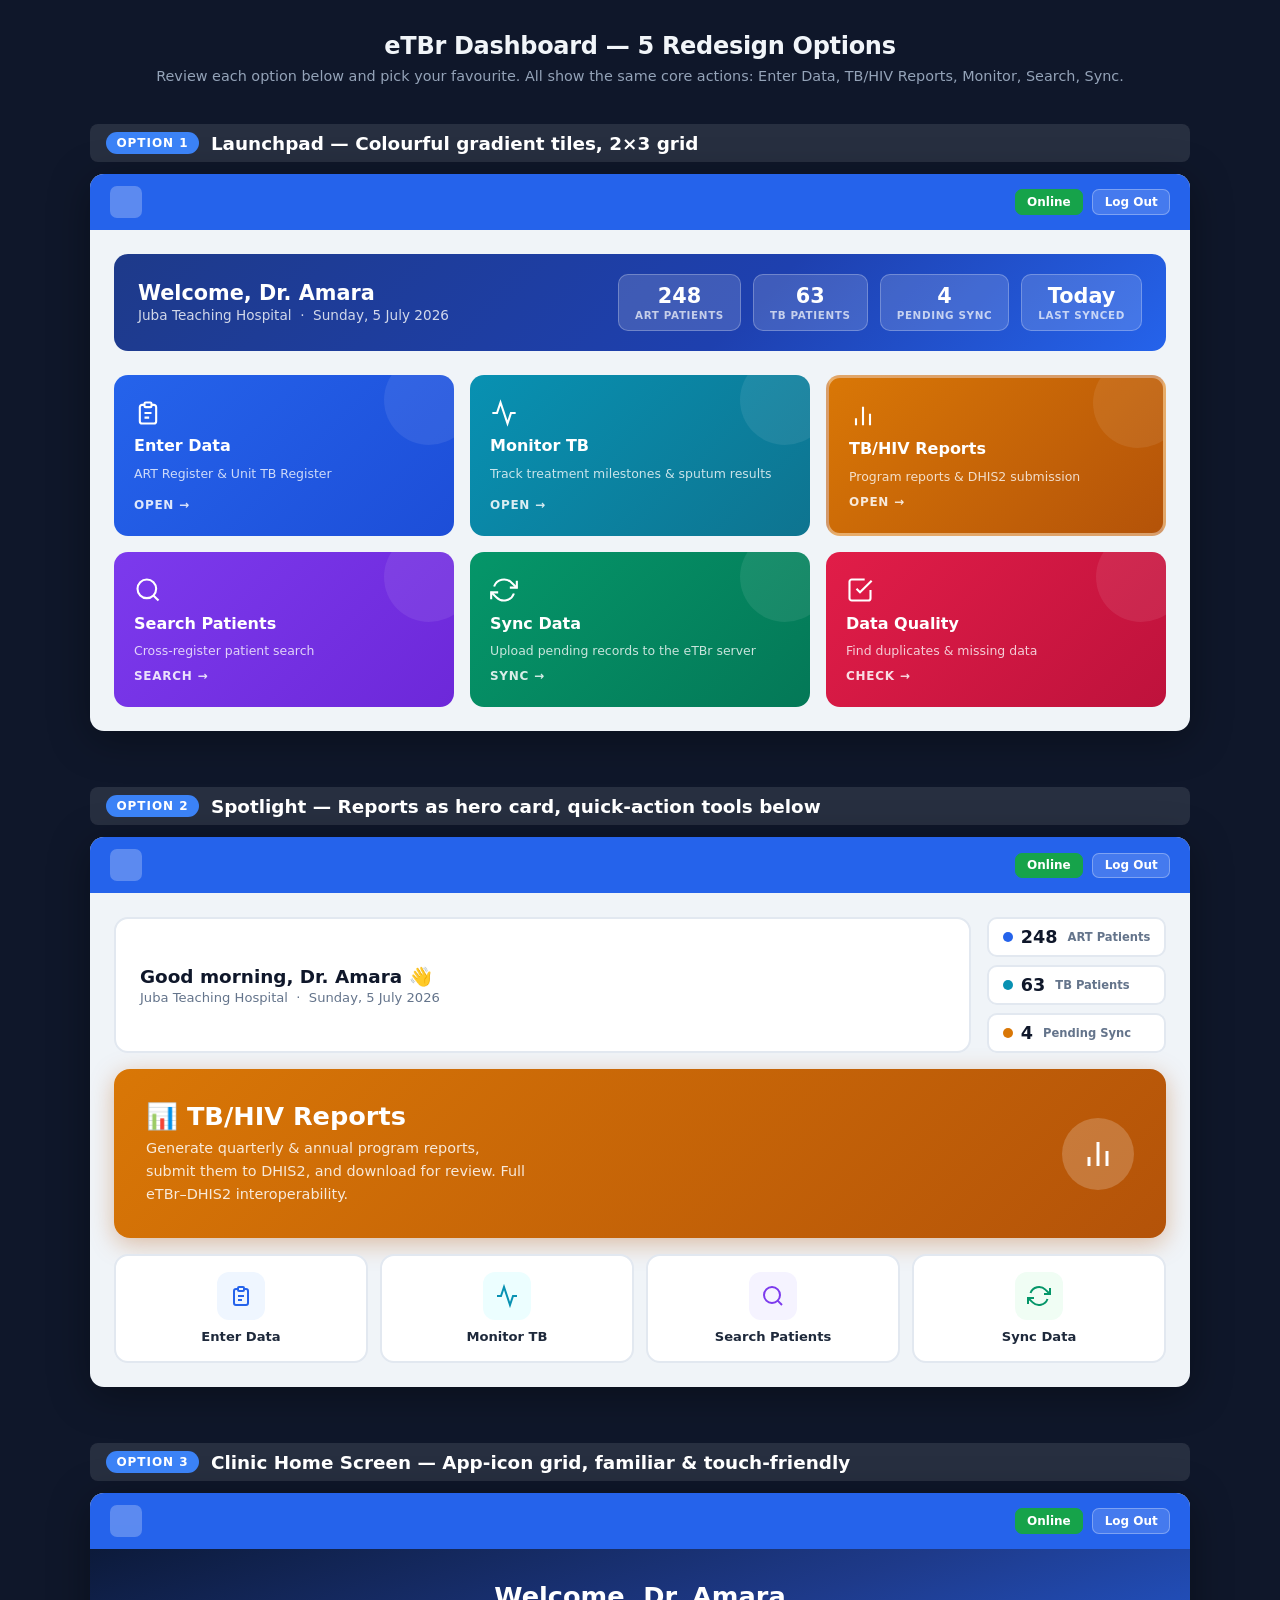
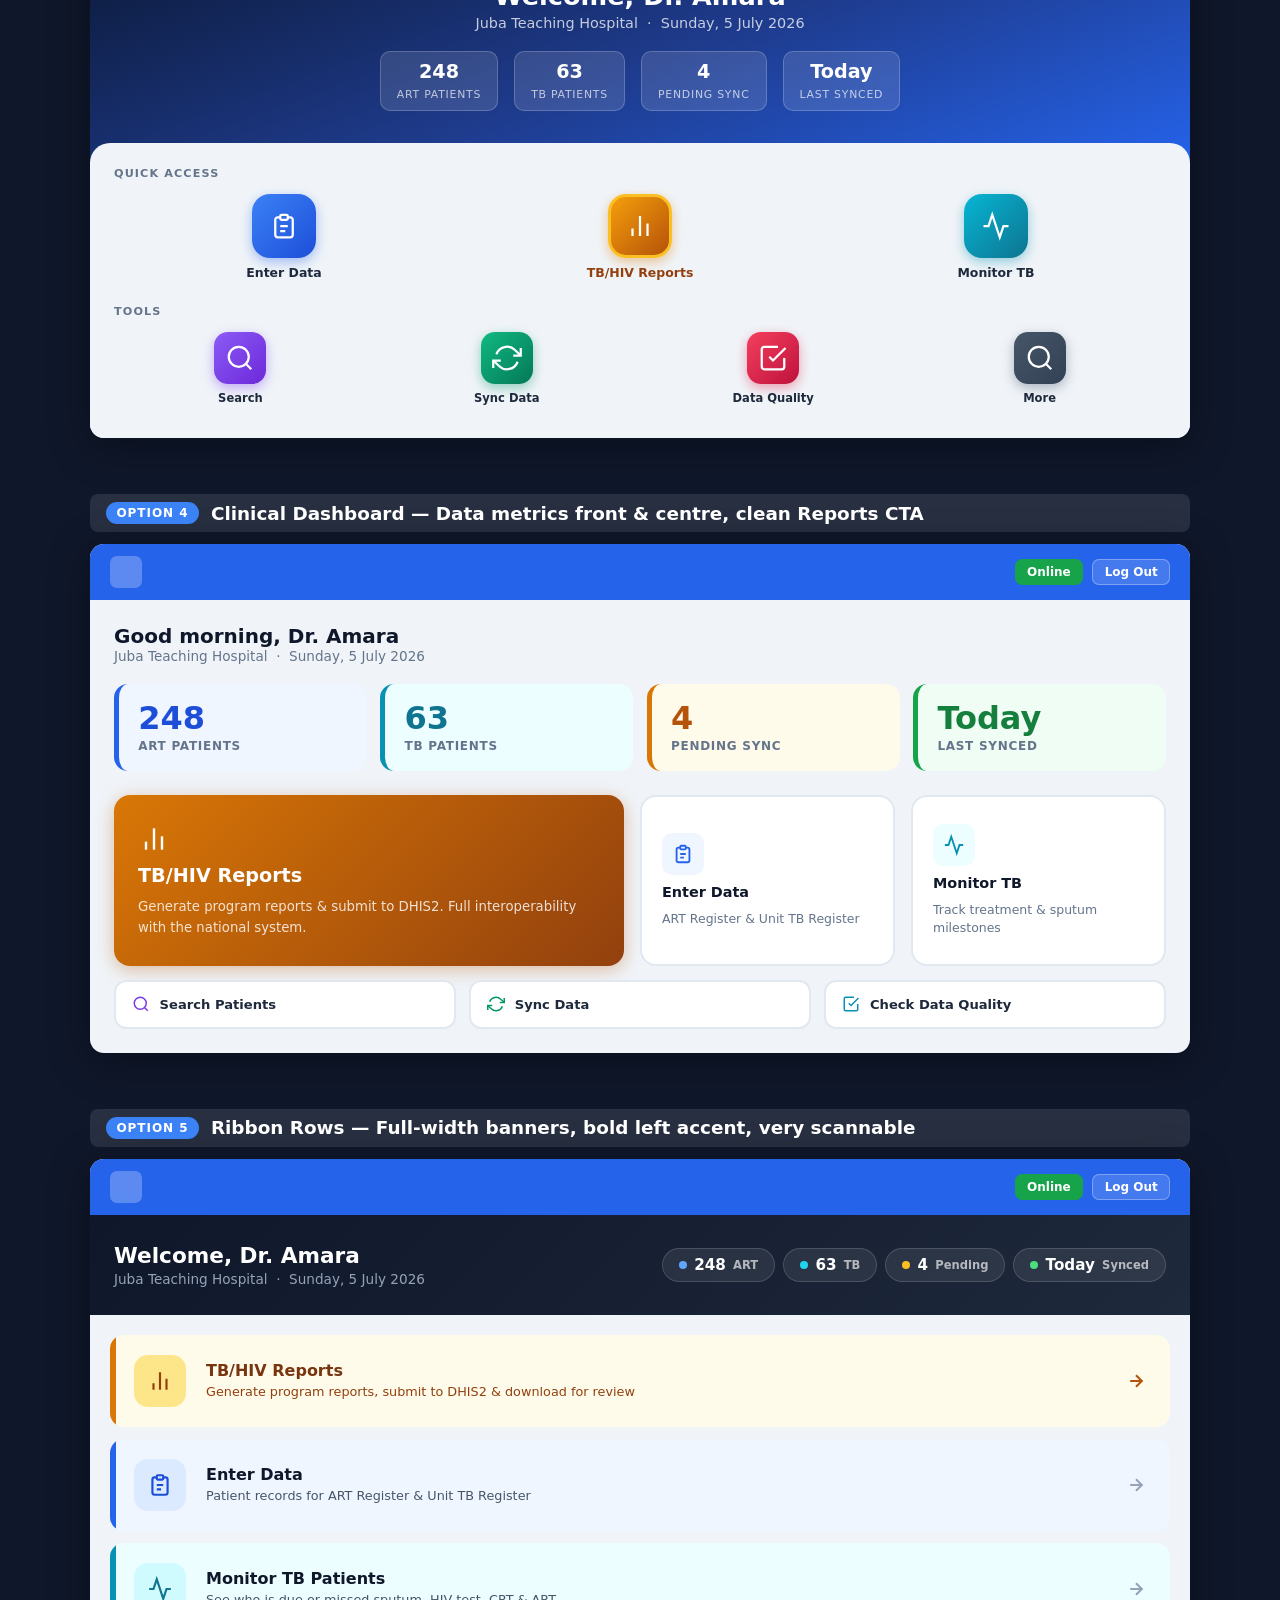
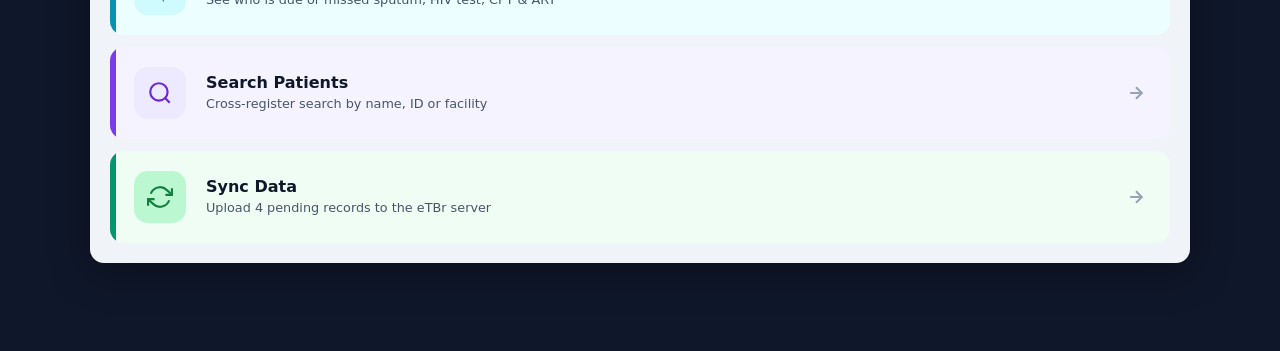
<file: dashboard-preview.html>
<!DOCTYPE html>
<html lang="en">
<head>
  <meta charset="UTF-8" />
  <meta name="viewport" content="width=device-width, initial-scale=1.0" />
  <title>eTBr Dashboard — 5 Design Options</title>
  <style>
    * { box-sizing: border-box; margin: 0; padding: 0; }
    body {
      font-family: "Segoe UI", system-ui, sans-serif;
      background: #0f172a;
      color: #1e293b;
      padding: 2rem 1rem;
    }
    .page-title {
      text-align: center;
      color: #f1f5f9;
      font-size: 1.5rem;
      font-weight: 800;
      margin-bottom: .5rem;
      letter-spacing: -.3px;
    }
    .page-sub {
      text-align: center;
      color: #94a3b8;
      font-size: .9rem;
      margin-bottom: 2.5rem;
    }
    .option-wrap {
      max-width: 1100px;
      margin: 0 auto 3.5rem;
    }
    .option-label {
      color: #fff;
      font-size: 1.15rem;
      font-weight: 700;
      margin-bottom: .75rem;
      padding: .5rem 1rem;
      background: rgba(255,255,255,.1);
      border-radius: 8px;
      display: flex;
      align-items: center;
      gap: .75rem;
    }
    .option-label span {
      display: inline-block;
      background: #3b82f6;
      color: #fff;
      font-size: .75rem;
      font-weight: 800;
      padding: .25rem .65rem;
      border-radius: 999px;
      text-transform: uppercase;
      letter-spacing: .08em;
    }
    .preview-frame {
      background: #f0f4f8;
      border-radius: 14px;
      overflow: hidden;
      box-shadow: 0 8px 40px rgba(0,0,0,.35);
    }
    /* ── Shared mock header ── */
    .mock-header {
      background: #2563eb;
      padding: .75rem 1.25rem;
      display: flex;
      justify-content: space-between;
      align-items: center;
    }
    .mock-header-logo {
      display: flex;
      align-items: center;
      gap: .5rem;
    }
    .mock-logo-box {
      width: 32px; height: 32px;
      background: rgba(255,255,255,.25);
      border-radius: 7px;
    }
    .mock-header-right {
      display: flex;
      align-items: center;
      gap: .6rem;
    }
    .mock-badge {
      background: rgba(255,255,255,.15);
      color: #fff;
      border: 1px solid rgba(255,255,255,.3);
      border-radius: 7px;
      padding: .3rem .7rem;
      font-size: .75rem;
      font-weight: 600;
    }
    .mock-badge.green { background: #16a34a; border-color: #16a34a; }
    .mock-badge.gray  { background: rgba(255,255,255,.15); }


    /* ════════════════════════════════════════
       OPTION 1 — "Launchpad"
       Gradient tiles, 2×3 grid, no descriptions
    ════════════════════════════════════════ */
    .opt1 { padding: 1.5rem; }
    .opt1-welcome {
      background: linear-gradient(135deg, #1e3a8a 0%, #1e40af 60%, #2563eb 100%);
      border-radius: 14px;
      padding: 1.25rem 1.5rem;
      color: #fff;
      display: flex;
      justify-content: space-between;
      align-items: center;
      flex-wrap: wrap;
      gap: 1rem;
      margin-bottom: 1.5rem;
    }
    .opt1-welcome h2 { font-size: 1.3rem; font-weight: 800; }
    .opt1-welcome p  { font-size: .85rem; color: rgba(255,255,255,.8); margin-top: 2px; }
    .opt1-stats {
      display: flex;
      gap: .75rem;
      flex-wrap: wrap;
    }
    .opt1-stat {
      background: rgba(255,255,255,.15);
      border: 1px solid rgba(255,255,255,.25);
      border-radius: 10px;
      padding: .55rem 1rem;
      text-align: center;
      min-width: 78px;
    }
    .opt1-stat-val { font-size: 1.3rem; font-weight: 800; color: #fff; display: block; }
    .opt1-stat-lbl { font-size: .65rem; font-weight: 600; color: rgba(255,255,255,.7); text-transform: uppercase; letter-spacing: .06em; display: block; margin-top: 1px; }
    .opt1-grid {
      display: grid;
      grid-template-columns: repeat(3, 1fr);
      gap: 1rem;
    }
    .opt1-tile {
      border-radius: 14px;
      padding: 1.5rem 1.25rem;
      color: #fff;
      display: flex;
      flex-direction: column;
      gap: .6rem;
      cursor: pointer;
      transition: transform .15s, box-shadow .15s;
      position: relative;
      overflow: hidden;
      min-height: 130px;
    }
    .opt1-tile::after {
      content: '';
      position: absolute;
      right: -20px; top: -20px;
      width: 90px; height: 90px;
      background: rgba(255,255,255,.08);
      border-radius: 50%;
    }
    .opt1-tile:hover { transform: translateY(-3px); box-shadow: 0 10px 30px rgba(0,0,0,.25); }
    .opt1-tile svg { width: 28px; height: 28px; flex-shrink: 0; }
    .opt1-tile-name { font-size: 1rem; font-weight: 700; line-height: 1.2; }
    .opt1-tile-sub  { font-size: .78rem; color: rgba(255,255,255,.78); line-height: 1.4; }
    .tile-blue   { background: linear-gradient(135deg, #2563eb, #1d4ed8); }
    .tile-teal   { background: linear-gradient(135deg, #0891b2, #0e7490); }
    .tile-amber  { background: linear-gradient(135deg, #d97706, #b45309); }
    .tile-violet { background: linear-gradient(135deg, #7c3aed, #6d28d9); }
    .tile-green  { background: linear-gradient(135deg, #059669, #047857); }
    .tile-rose   { background: linear-gradient(135deg, #e11d48, #be123c); }
    .opt1-arrow {
      margin-top: auto;
      display: inline-flex;
      align-items: center;
      gap: .3rem;
      font-size: .75rem;
      font-weight: 700;
      color: rgba(255,255,255,.85);
      text-transform: uppercase;
      letter-spacing: .06em;
    }


    /* ════════════════════════════════════════
       OPTION 2 — "Spotlight"
       One giant Reports hero, compact row of tools below
    ════════════════════════════════════════ */
    .opt2 { padding: 1.5rem; }
    .opt2-top {
      display: flex;
      gap: 1rem;
      margin-bottom: 1rem;
    }
    .opt2-user-card {
      flex: 1;
      background: #fff;
      border-radius: 14px;
      padding: 1.25rem 1.5rem;
      border: 2px solid #e2e8f0;
      display: flex;
      flex-direction: column;
      justify-content: center;
    }
    .opt2-user-card h2 { font-size: 1.15rem; font-weight: 800; color: #0f172a; }
    .opt2-user-card p  { font-size: .82rem; color: #64748b; margin-top: 2px; }
    .opt2-stats-col {
      display: flex;
      flex-direction: column;
      gap: .5rem;
    }
    .opt2-stat-chip {
      display: flex;
      align-items: center;
      gap: .5rem;
      background: #fff;
      border: 2px solid #e2e8f0;
      border-radius: 10px;
      padding: .5rem .85rem;
      white-space: nowrap;
    }
    .opt2-stat-chip .dot {
      width: 10px; height: 10px;
      border-radius: 50%;
      flex-shrink: 0;
    }
    .dot-blue   { background: #2563eb; }
    .dot-teal   { background: #0891b2; }
    .dot-amber  { background: #d97706; }
    .dot-green  { background: #16a34a; }
    .opt2-chip-val { font-size: 1.1rem; font-weight: 800; color: #0f172a; }
    .opt2-chip-lbl { font-size: .72rem; color: #64748b; font-weight: 600; margin-left: 2px; }

    /* Big spotlight reports card */
    .opt2-spotlight {
      background: linear-gradient(135deg, #d97706 0%, #b45309 100%);
      border-radius: 16px;
      padding: 2rem 2rem;
      color: #fff;
      display: flex;
      align-items: center;
      justify-content: space-between;
      gap: 1.5rem;
      margin-bottom: 1rem;
      cursor: pointer;
      transition: transform .15s, box-shadow .15s;
      box-shadow: 0 6px 24px rgba(180,83,9,.35);
    }
    .opt2-spotlight:hover { transform: translateY(-2px); box-shadow: 0 12px 32px rgba(180,83,9,.45); }
    .opt2-spotlight-left h3 { font-size: 1.6rem; font-weight: 800; margin-bottom: .35rem; }
    .opt2-spotlight-left p  { font-size: .9rem; color: rgba(255,255,255,.85); max-width: 380px; line-height: 1.6; }
    .opt2-spotlight-right {
      width: 72px; height: 72px;
      background: rgba(255,255,255,.2);
      border-radius: 50%;
      display: flex;
      align-items: center;
      justify-content: center;
      flex-shrink: 0;
    }
    .opt2-spotlight-right svg { width: 36px; height: 36px; }
    .opt2-tools {
      display: grid;
      grid-template-columns: repeat(4, 1fr);
      gap: .75rem;
    }
    .opt2-tool {
      background: #fff;
      border: 2px solid #e2e8f0;
      border-radius: 14px;
      padding: 1rem;
      display: flex;
      flex-direction: column;
      align-items: center;
      gap: .5rem;
      cursor: pointer;
      transition: border-color .15s, box-shadow .15s, transform .15s;
      text-align: center;
    }
    .opt2-tool:hover { border-color: #2563eb; box-shadow: 0 4px 16px rgba(37,99,235,.18); transform: translateY(-2px); }
    .opt2-tool-ico {
      width: 48px; height: 48px;
      border-radius: 12px;
      display: flex; align-items: center; justify-content: center;
    }
    .opt2-tool-ico svg { width: 24px; height: 24px; }
    .opt2-tool-name { font-size: .82rem; font-weight: 700; color: #1e293b; line-height: 1.3; }
    .ico-blue   { background: #eff6ff; }
    .ico-blue   svg { stroke: #2563eb; }
    .ico-teal   { background: #ecfeff; }
    .ico-teal   svg { stroke: #0891b2; }
    .ico-violet { background: #f5f3ff; }
    .ico-violet svg { stroke: #7c3aed; }
    .ico-green  { background: #f0fdf4; }
    .ico-green  svg { stroke: #059669; }
    .ico-rose   { background: #fff1f2; }
    .ico-rose   svg { stroke: #e11d48; }


    /* ════════════════════════════════════════
       OPTION 3 — "Clinic Home Screen"
       iOS-style round icon grid + greeting
    ════════════════════════════════════════ */
    .opt3 { padding: 0; }
    .opt3-hero {
      background: linear-gradient(160deg, #0c1a3a 0%, #1e3a8a 50%, #2563eb 100%);
      padding: 2rem 1.5rem 3.5rem;
      color: #fff;
      text-align: center;
      position: relative;
    }
    .opt3-hero h2 { font-size: 1.6rem; font-weight: 800; margin-bottom: .25rem; }
    .opt3-hero p  { font-size: .9rem; color: rgba(255,255,255,.75); margin-bottom: 1.25rem; }
    .opt3-mini-stats {
      display: flex;
      justify-content: center;
      gap: 1rem;
      flex-wrap: wrap;
    }
    .opt3-mini-stat {
      background: rgba(255,255,255,.12);
      border: 1px solid rgba(255,255,255,.2);
      border-radius: 10px;
      padding: .5rem 1rem;
      text-align: center;
    }
    .opt3-mini-stat strong { font-size: 1.2rem; font-weight: 800; display: block; }
    .opt3-mini-stat span   { font-size: .68rem; color: rgba(255,255,255,.7); text-transform: uppercase; letter-spacing: .07em; }
    .opt3-body {
      background: #f0f4f8;
      padding: 1.5rem 1.5rem 2rem;
      margin-top: -1.5rem;
      border-radius: 20px 20px 0 0;
      position: relative;
    }
    .opt3-section-label {
      font-size: .7rem;
      font-weight: 800;
      color: #64748b;
      text-transform: uppercase;
      letter-spacing: .1em;
      margin-bottom: .85rem;
    }
    .opt3-primary-grid {
      display: grid;
      grid-template-columns: repeat(3, 1fr);
      gap: 1rem;
      margin-bottom: 1.5rem;
    }
    .opt3-app-icon {
      display: flex;
      flex-direction: column;
      align-items: center;
      gap: .45rem;
      cursor: pointer;
    }
    .opt3-icon-circle {
      width: 64px; height: 64px;
      border-radius: 18px;
      display: flex; align-items: center; justify-content: center;
      transition: transform .15s, box-shadow .15s;
    }
    .opt3-app-icon:hover .opt3-icon-circle {
      transform: scale(1.08);
      box-shadow: 0 6px 20px rgba(0,0,0,.2);
    }
    .opt3-icon-circle svg { width: 30px; height: 30px; stroke: #fff; }
    .ic-blue    { background: linear-gradient(135deg, #3b82f6, #1d4ed8); box-shadow: 0 4px 12px rgba(37,99,235,.4); }
    .ic-teal    { background: linear-gradient(135deg, #06b6d4, #0e7490); box-shadow: 0 4px 12px rgba(8,145,178,.4); }
    .ic-amber   { background: linear-gradient(135deg, #f59e0b, #b45309); box-shadow: 0 4px 12px rgba(217,119,6,.4); }
    .ic-violet  { background: linear-gradient(135deg, #8b5cf6, #6d28d9); box-shadow: 0 4px 12px rgba(124,58,237,.4); }
    .ic-green   { background: linear-gradient(135deg, #10b981, #047857); box-shadow: 0 4px 12px rgba(5,150,105,.4); }
    .ic-rose    { background: linear-gradient(135deg, #f43f5e, #be123c); box-shadow: 0 4px 12px rgba(225,29,72,.4); }
    .ic-slate   { background: linear-gradient(135deg, #475569, #334155); box-shadow: 0 4px 12px rgba(71,85,105,.4); }
    .opt3-app-icon-name {
      font-size: .78rem;
      font-weight: 600;
      color: #1e293b;
      text-align: center;
      line-height: 1.3;
    }
    .opt3-secondary-grid {
      display: grid;
      grid-template-columns: repeat(4, 1fr);
      gap: .85rem;
    }


    /* ════════════════════════════════════════
       OPTION 4 — "Clinical Dashboard"
       Data-metric focus, horizontal nav strip, simple CTA
    ════════════════════════════════════════ */
    .opt4 { padding: 1.5rem; }
    .opt4-greeting {
      margin-bottom: 1.25rem;
    }
    .opt4-greeting h2 { font-size: 1.25rem; font-weight: 800; color: #0f172a; }
    .opt4-greeting p  { font-size: .85rem; color: #64748b; }
    .opt4-metrics {
      display: grid;
      grid-template-columns: repeat(4, 1fr);
      gap: .85rem;
      margin-bottom: 1.5rem;
    }
    .opt4-metric {
      border-radius: 14px;
      padding: 1.1rem 1.2rem;
      display: flex;
      flex-direction: column;
      gap: .2rem;
      border-left: 5px solid transparent;
    }
    .opt4-metric.blue   { background: #eff6ff; border-left-color: #2563eb; }
    .opt4-metric.teal   { background: #ecfeff; border-left-color: #0891b2; }
    .opt4-metric.amber  { background: #fffbeb; border-left-color: #d97706; }
    .opt4-metric.green  { background: #f0fdf4; border-left-color: #16a34a; }
    .opt4-metric-val  { font-size: 2rem; font-weight: 900; line-height: 1; }
    .opt4-metric.blue  .opt4-metric-val { color: #1d4ed8; }
    .opt4-metric.teal  .opt4-metric-val { color: #0e7490; }
    .opt4-metric.amber .opt4-metric-val { color: #b45309; }
    .opt4-metric.green .opt4-metric-val { color: #15803d; }
    .opt4-metric-lbl  { font-size: .75rem; font-weight: 700; color: #64748b; text-transform: uppercase; letter-spacing: .06em; margin-top: .15rem; }
    .opt4-actions {
      display: grid;
      grid-template-columns: 2fr 1fr 1fr;
      gap: 1rem;
    }
    .opt4-primary {
      background: linear-gradient(135deg, #d97706 0%, #92400e 100%);
      border-radius: 16px;
      padding: 1.75rem 1.5rem;
      color: #fff;
      cursor: pointer;
      transition: transform .15s;
      display: flex;
      flex-direction: column;
      gap: .6rem;
      box-shadow: 0 4px 18px rgba(180,83,9,.35);
    }
    .opt4-primary:hover { transform: translateY(-2px); }
    .opt4-primary svg { width: 32px; height: 32px; }
    .opt4-primary h3  { font-size: 1.2rem; font-weight: 800; }
    .opt4-primary p   { font-size: .83rem; color: rgba(255,255,255,.82); line-height: 1.55; }
    .opt4-secondary {
      background: #fff;
      border: 2px solid #e2e8f0;
      border-radius: 16px;
      padding: 1.25rem;
      cursor: pointer;
      transition: border-color .15s, transform .15s;
      display: flex;
      flex-direction: column;
      justify-content: center;
      gap: .6rem;
    }
    .opt4-secondary:hover { border-color: #2563eb; transform: translateY(-2px); }
    .opt4-sec-ico {
      width: 42px; height: 42px;
      border-radius: 10px;
      display: flex; align-items: center; justify-content: center;
    }
    .opt4-sec-ico svg { width: 22px; height: 22px; }
    .opt4-secondary h4 { font-size: .9rem; font-weight: 700; color: #0f172a; }
    .opt4-secondary p  { font-size: .78rem; color: #64748b; line-height: 1.45; }
    .opt4-bottom-row {
      display: grid;
      grid-template-columns: repeat(3, 1fr);
      gap: .85rem;
      margin-top: .85rem;
    }
    .opt4-mini-btn {
      background: #fff;
      border: 2px solid #e2e8f0;
      border-radius: 12px;
      padding: .85rem 1rem;
      display: flex;
      align-items: center;
      gap: .6rem;
      cursor: pointer;
      font-family: inherit;
      transition: border-color .15s;
    }
    .opt4-mini-btn:hover { border-color: #2563eb; }
    .opt4-mini-btn svg { width: 18px; height: 18px; flex-shrink: 0; }
    .opt4-mini-btn span { font-size: .82rem; font-weight: 600; color: #1e293b; }


    /* ════════════════════════════════════════
       OPTION 5 — "Ribbon Rows"
       Full-width horizontal banner cards
       Bold colors, large touch targets
    ════════════════════════════════════════ */
    .opt5 { padding: 0; }
    .opt5-hero {
      background: linear-gradient(135deg, #0f172a 0%, #1e293b 100%);
      padding: 1.75rem 1.5rem;
      display: flex;
      justify-content: space-between;
      align-items: center;
      gap: 1rem;
      flex-wrap: wrap;
    }
    .opt5-hero-text h2 { font-size: 1.35rem; font-weight: 800; color: #fff; }
    .opt5-hero-text p  { font-size: .85rem; color: #94a3b8; margin-top: 3px; }
    .opt5-pill-stats {
      display: flex;
      gap: .5rem;
      flex-wrap: wrap;
    }
    .opt5-pill {
      background: rgba(255,255,255,.08);
      border: 1px solid rgba(255,255,255,.15);
      border-radius: 999px;
      padding: .45rem 1rem;
      display: flex;
      align-items: center;
      gap: .45rem;
      white-space: nowrap;
    }
    .opt5-pill-dot {
      width: 8px; height: 8px;
      border-radius: 50%;
      flex-shrink: 0;
    }
    .opt5-pill strong { font-size: .95rem; font-weight: 800; color: #fff; }
    .opt5-pill span   { font-size: .72rem; color: rgba(255,255,255,.65); font-weight: 600; }
    .opt5-body { padding: 1.25rem; display: flex; flex-direction: column; gap: .75rem; }
    .opt5-ribbon {
      border-radius: 14px;
      padding: 1.25rem 1.5rem;
      display: flex;
      align-items: center;
      gap: 1.25rem;
      cursor: pointer;
      transition: transform .15s, box-shadow .15s;
      position: relative;
      overflow: hidden;
    }
    .opt5-ribbon:hover { transform: translateX(4px); }
    .opt5-ribbon::before {
      content: '';
      position: absolute;
      left: 0; top: 0; bottom: 0;
      width: 6px;
      border-radius: 14px 0 0 14px;
    }
    .opt5-ribbon.r-blue   { background: #eff6ff; }
    .opt5-ribbon.r-blue::before   { background: #2563eb; }
    .opt5-ribbon.r-amber  { background: #fffbeb; }
    .opt5-ribbon.r-amber::before  { background: #d97706; }
    .opt5-ribbon.r-teal   { background: #ecfeff; }
    .opt5-ribbon.r-teal::before   { background: #0891b2; }
    .opt5-ribbon.r-violet { background: #f5f3ff; }
    .opt5-ribbon.r-violet::before { background: #7c3aed; }
    .opt5-ribbon.r-green  { background: #f0fdf4; }
    .opt5-ribbon.r-green::before  { background: #059669; }
    .opt5-rib-ico {
      width: 52px; height: 52px;
      border-radius: 14px;
      display: flex; align-items: center; justify-content: center;
      flex-shrink: 0;
    }
    .opt5-rib-ico svg { width: 26px; height: 26px; }
    .ri-blue   { background: #dbeafe; }
    .ri-blue   svg { stroke: #1d4ed8; }
    .ri-amber  { background: #fde68a; }
    .ri-amber  svg { stroke: #92400e; }
    .ri-teal   { background: #cffafe; }
    .ri-teal   svg { stroke: #0e7490; }
    .ri-violet { background: #ede9fe; }
    .ri-violet svg { stroke: #6d28d9; }
    .ri-green  { background: #bbf7d0; }
    .ri-green  svg { stroke: #15803d; }
    .opt5-rib-text { flex: 1; }
    .opt5-rib-text h4 { font-size: 1rem; font-weight: 700; color: #0f172a; margin-bottom: 2px; }
    .opt5-rib-text p  { font-size: .8rem; color: #475569; line-height: 1.5; }
    .opt5-rib-arrow {
      display: flex; align-items: center;
      color: #94a3b8;
      flex-shrink: 0;
    }
    .opt5-rib-arrow svg { width: 20px; height: 20px; }
    .opt5-ribbon.r-amber .opt5-rib-text h4 { color: #78350f; }
    .opt5-ribbon.r-amber .opt5-rib-text p  { color: #92400e; }
    .opt5-ribbon.r-amber .opt5-rib-arrow   { color: #b45309; }
  </style>
</head>
<body>

  <h1 class="page-title">eTBr Dashboard — 5 Redesign Options</h1>
  <p class="page-sub">Review each option below and pick your favourite. All show the same core actions: Enter Data, TB/HIV Reports, Monitor, Search, Sync.</p>


  <!-- ══════════════════════════════════════════════
       OPTION 1 — "Launchpad"
  ══════════════════════════════════════════════ -->
  <div class="option-wrap">
    <div class="option-label">
      <span>Option 1</span> Launchpad — Colourful gradient tiles, 2×3 grid
    </div>
    <div class="preview-frame">
      <!-- Mock header -->
      <div class="mock-header">
        <div class="mock-header-logo">
          <div class="mock-logo-box"></div>
        </div>
        <div class="mock-header-right">
          <span class="mock-badge green">Online</span>
          <span class="mock-badge gray">Log Out</span>
        </div>
      </div>
      <!-- Dashboard -->
      <div class="opt1">
        <!-- Welcome banner with live stats -->
        <div class="opt1-welcome">
          <div>
            <h2>Welcome, Dr. Amara</h2>
            <p>Juba Teaching Hospital &nbsp;·&nbsp; Sunday, 5 July 2026</p>
          </div>
          <div class="opt1-stats">
            <div class="opt1-stat">
              <span class="opt1-stat-val">248</span>
              <span class="opt1-stat-lbl">ART Patients</span>
            </div>
            <div class="opt1-stat">
              <span class="opt1-stat-val">63</span>
              <span class="opt1-stat-lbl">TB Patients</span>
            </div>
            <div class="opt1-stat">
              <span class="opt1-stat-val">4</span>
              <span class="opt1-stat-lbl">Pending Sync</span>
            </div>
            <div class="opt1-stat">
              <span class="opt1-stat-val">Today</span>
              <span class="opt1-stat-lbl">Last Synced</span>
            </div>
          </div>
        </div>
        <!-- 2×3 tile grid -->
        <div class="opt1-grid">
          <!-- Enter Data -->
          <div class="opt1-tile tile-blue">
            <svg viewBox="0 0 24 24" fill="none" stroke="#fff" stroke-width="1.8" aria-hidden="true"><path d="M9 5H7a2 2 0 00-2 2v12a2 2 0 002 2h10a2 2 0 002-2V7a2 2 0 00-2-2h-2"/><rect x="9" y="3" width="6" height="4" rx="1"/><path d="M9 12h6M9 16h4"/></svg>
            <div class="opt1-tile-name">Enter Data</div>
            <div class="opt1-tile-sub">ART Register & Unit TB Register</div>
            <div class="opt1-arrow">Open →</div>
          </div>
          <!-- Monitor TB -->
          <div class="opt1-tile tile-teal">
            <svg viewBox="0 0 24 24" fill="none" stroke="#fff" stroke-width="1.8" aria-hidden="true"><path d="M22 12h-4l-3 9L9 3l-3 9H2"/></svg>
            <div class="opt1-tile-name">Monitor TB</div>
            <div class="opt1-tile-sub">Track treatment milestones &amp; sputum results</div>
            <div class="opt1-arrow">Open →</div>
          </div>
          <!-- TB/HIV Reports — the most prominent -->
          <div class="opt1-tile tile-amber" style="border: 3px solid rgba(255,255,255,.4);">
            <svg viewBox="0 0 24 24" fill="none" stroke="#fff" stroke-width="1.8" aria-hidden="true"><line x1="18" y1="20" x2="18" y2="10"/><line x1="12" y1="20" x2="12" y2="4"/><line x1="6" y1="20" x2="6" y2="14"/></svg>
            <div class="opt1-tile-name">TB/HIV Reports</div>
            <div class="opt1-tile-sub">Program reports &amp; DHIS2 submission</div>
            <div class="opt1-arrow">Open →</div>
          </div>
          <!-- Search -->
          <div class="opt1-tile tile-violet">
            <svg viewBox="0 0 24 24" fill="none" stroke="#fff" stroke-width="1.8" aria-hidden="true"><circle cx="11" cy="11" r="8"/><line x1="21" y1="21" x2="16.65" y2="16.65"/></svg>
            <div class="opt1-tile-name">Search Patients</div>
            <div class="opt1-tile-sub">Cross-register patient search</div>
            <div class="opt1-arrow">Search →</div>
          </div>
          <!-- Sync -->
          <div class="opt1-tile tile-green">
            <svg viewBox="0 0 24 24" fill="none" stroke="#fff" stroke-width="1.8" aria-hidden="true"><path d="M23 4v6h-6"/><path d="M1 20v-6h6"/><path d="M3.51 9a9 9 0 0114.85-3.36L23 10M1 14l4.64 4.36A9 9 0 0020.49 15"/></svg>
            <div class="opt1-tile-name">Sync Data</div>
            <div class="opt1-tile-sub">Upload pending records to the eTBr server</div>
            <div class="opt1-arrow">Sync →</div>
          </div>
          <!-- Data Quality -->
          <div class="opt1-tile tile-rose">
            <svg viewBox="0 0 24 24" fill="none" stroke="#fff" stroke-width="1.8" aria-hidden="true"><path d="M9 11l3 3L22 4"/><path d="M21 12v7a2 2 0 01-2 2H5a2 2 0 01-2-2V5a2 2 0 012-2h11"/></svg>
            <div class="opt1-tile-name">Data Quality</div>
            <div class="opt1-tile-sub">Find duplicates &amp; missing data</div>
            <div class="opt1-arrow">Check →</div>
          </div>
        </div>
      </div>
    </div>
  </div>


  <!-- ══════════════════════════════════════════════
       OPTION 2 — "Spotlight on Reports"
  ══════════════════════════════════════════════ -->
  <div class="option-wrap">
    <div class="option-label">
      <span>Option 2</span> Spotlight — Reports as hero card, quick-action tools below
    </div>
    <div class="preview-frame">
      <div class="mock-header">
        <div class="mock-header-logo"><div class="mock-logo-box"></div></div>
        <div class="mock-header-right">
          <span class="mock-badge green">Online</span>
          <span class="mock-badge gray">Log Out</span>
        </div>
      </div>
      <div class="opt2">
        <!-- Top row: greeting + stat chips -->
        <div class="opt2-top">
          <div class="opt2-user-card">
            <h2>Good morning, Dr. Amara 👋</h2>
            <p>Juba Teaching Hospital &nbsp;·&nbsp; Sunday, 5 July 2026</p>
          </div>
          <div class="opt2-stats-col">
            <div class="opt2-stat-chip">
              <div class="dot dot-blue"></div>
              <span class="opt2-chip-val">248</span>
              <span class="opt2-chip-lbl">ART Patients</span>
            </div>
            <div class="opt2-stat-chip">
              <div class="dot dot-teal"></div>
              <span class="opt2-chip-val">63</span>
              <span class="opt2-chip-lbl">TB Patients</span>
            </div>
            <div class="opt2-stat-chip">
              <div class="dot dot-amber"></div>
              <span class="opt2-chip-val">4</span>
              <span class="opt2-chip-lbl">Pending Sync</span>
            </div>
          </div>
        </div>

        <!-- SPOTLIGHT: Reports hero -->
        <div class="opt2-spotlight">
          <div class="opt2-spotlight-left">
            <h3>📊 TB/HIV Reports</h3>
            <p>Generate quarterly &amp; annual program reports, submit them to DHIS2, and download for review. Full eTBr–DHIS2 interoperability.</p>
          </div>
          <div class="opt2-spotlight-right">
            <svg viewBox="0 0 24 24" fill="none" stroke="#fff" stroke-width="2" aria-hidden="true"><line x1="18" y1="20" x2="18" y2="10"/><line x1="12" y1="20" x2="12" y2="4"/><line x1="6" y1="20" x2="6" y2="14"/></svg>
          </div>
        </div>

        <!-- 4 tool cards -->
        <div class="opt2-tools">
          <div class="opt2-tool">
            <div class="opt2-tool-ico ico-blue">
              <svg viewBox="0 0 24 24" fill="none" stroke="currentColor" stroke-width="2" aria-hidden="true"><path d="M9 5H7a2 2 0 00-2 2v12a2 2 0 002 2h10a2 2 0 002-2V7a2 2 0 00-2-2h-2"/><rect x="9" y="3" width="6" height="4" rx="1"/><path d="M9 12h6M9 16h4"/></svg>
            </div>
            <div class="opt2-tool-name">Enter Data</div>
          </div>
          <div class="opt2-tool">
            <div class="opt2-tool-ico ico-teal">
              <svg viewBox="0 0 24 24" fill="none" stroke="currentColor" stroke-width="2" aria-hidden="true"><path d="M22 12h-4l-3 9L9 3l-3 9H2"/></svg>
            </div>
            <div class="opt2-tool-name">Monitor TB</div>
          </div>
          <div class="opt2-tool">
            <div class="opt2-tool-ico ico-violet">
              <svg viewBox="0 0 24 24" fill="none" stroke="currentColor" stroke-width="2" aria-hidden="true"><circle cx="11" cy="11" r="8"/><line x1="21" y1="21" x2="16.65" y2="16.65"/></svg>
            </div>
            <div class="opt2-tool-name">Search Patients</div>
          </div>
          <div class="opt2-tool">
            <div class="opt2-tool-ico ico-green">
              <svg viewBox="0 0 24 24" fill="none" stroke="currentColor" stroke-width="2" aria-hidden="true"><path d="M23 4v6h-6"/><path d="M1 20v-6h6"/><path d="M3.51 9a9 9 0 0114.85-3.36L23 10M1 14l4.64 4.36A9 9 0 0020.49 15"/></svg>
            </div>
            <div class="opt2-tool-name">Sync Data</div>
          </div>
        </div>
      </div>
    </div>
  </div>


  <!-- ══════════════════════════════════════════════
       OPTION 3 — "Clinic Home Screen" (iOS-style)
  ══════════════════════════════════════════════ -->
  <div class="option-wrap">
    <div class="option-label">
      <span>Option 3</span> Clinic Home Screen — App-icon grid, familiar &amp; touch-friendly
    </div>
    <div class="preview-frame">
      <div class="mock-header">
        <div class="mock-header-logo"><div class="mock-logo-box"></div></div>
        <div class="mock-header-right">
          <span class="mock-badge green">Online</span>
          <span class="mock-badge gray">Log Out</span>
        </div>
      </div>
      <div class="opt3">
        <!-- Deep blue hero -->
        <div class="opt3-hero">
          <h2>Welcome, Dr. Amara</h2>
          <p>Juba Teaching Hospital &nbsp;·&nbsp; Sunday, 5 July 2026</p>
          <div class="opt3-mini-stats">
            <div class="opt3-mini-stat">
              <strong>248</strong><span>ART Patients</span>
            </div>
            <div class="opt3-mini-stat">
              <strong>63</strong><span>TB Patients</span>
            </div>
            <div class="opt3-mini-stat">
              <strong>4</strong><span>Pending Sync</span>
            </div>
            <div class="opt3-mini-stat">
              <strong>Today</strong><span>Last Synced</span>
            </div>
          </div>
        </div>
        <!-- App icon grid -->
        <div class="opt3-body">
          <p class="opt3-section-label">Quick Access</p>
          <!-- Primary 3-column row -->
          <div class="opt3-primary-grid">
            <div class="opt3-app-icon">
              <div class="opt3-icon-circle ic-blue">
                <svg viewBox="0 0 24 24" fill="none" stroke="#fff" stroke-width="1.8" aria-hidden="true"><path d="M9 5H7a2 2 0 00-2 2v12a2 2 0 002 2h10a2 2 0 002-2V7a2 2 0 00-2-2h-2"/><rect x="9" y="3" width="6" height="4" rx="1"/><path d="M9 12h6M9 16h4"/></svg>
              </div>
              <span class="opt3-app-icon-name">Enter Data</span>
            </div>
            <div class="opt3-app-icon">
              <div class="opt3-icon-circle ic-amber" style="width:64px;height:64px;border-radius:18px;border:3px solid #fbbf24;">
                <svg viewBox="0 0 24 24" fill="none" stroke="#fff" stroke-width="1.8" aria-hidden="true"><line x1="18" y1="20" x2="18" y2="10"/><line x1="12" y1="20" x2="12" y2="4"/><line x1="6" y1="20" x2="6" y2="14"/></svg>
              </div>
              <span class="opt3-app-icon-name" style="font-weight:800;color:#92400e;">TB/HIV Reports</span>
            </div>
            <div class="opt3-app-icon">
              <div class="opt3-icon-circle ic-teal">
                <svg viewBox="0 0 24 24" fill="none" stroke="#fff" stroke-width="1.8" aria-hidden="true"><path d="M22 12h-4l-3 9L9 3l-3 9H2"/></svg>
              </div>
              <span class="opt3-app-icon-name">Monitor TB</span>
            </div>
          </div>
          <p class="opt3-section-label">Tools</p>
          <!-- Secondary 4-column row -->
          <div class="opt3-secondary-grid">
            <div class="opt3-app-icon">
              <div class="opt3-icon-circle ic-violet" style="width:52px;height:52px;border-radius:14px;">
                <svg viewBox="0 0 24 24" fill="none" stroke="#fff" stroke-width="1.8" width="22" height="22" aria-hidden="true"><circle cx="11" cy="11" r="8"/><line x1="21" y1="21" x2="16.65" y2="16.65"/></svg>
              </div>
              <span class="opt3-app-icon-name" style="font-size:.72rem;">Search</span>
            </div>
            <div class="opt3-app-icon">
              <div class="opt3-icon-circle ic-green" style="width:52px;height:52px;border-radius:14px;">
                <svg viewBox="0 0 24 24" fill="none" stroke="#fff" stroke-width="1.8" width="22" height="22" aria-hidden="true"><path d="M23 4v6h-6"/><path d="M1 20v-6h6"/><path d="M3.51 9a9 9 0 0114.85-3.36L23 10M1 14l4.64 4.36A9 9 0 0020.49 15"/></svg>
              </div>
              <span class="opt3-app-icon-name" style="font-size:.72rem;">Sync Data</span>
            </div>
            <div class="opt3-app-icon">
              <div class="opt3-icon-circle ic-rose" style="width:52px;height:52px;border-radius:14px;">
                <svg viewBox="0 0 24 24" fill="none" stroke="#fff" stroke-width="1.8" width="22" height="22" aria-hidden="true"><path d="M9 11l3 3L22 4"/><path d="M21 12v7a2 2 0 01-2 2H5a2 2 0 01-2-2V5a2 2 0 012-2h11"/></svg>
              </div>
              <span class="opt3-app-icon-name" style="font-size:.72rem;">Data Quality</span>
            </div>
            <div class="opt3-app-icon">
              <div class="opt3-icon-circle ic-slate" style="width:52px;height:52px;border-radius:14px;">
                <svg viewBox="0 0 24 24" fill="none" stroke="#fff" stroke-width="1.8" width="22" height="22" aria-hidden="true"><circle cx="11" cy="11" r="8"/><line x1="21" y1="21" x2="16.65" y2="16.65"/></svg>
              </div>
              <span class="opt3-app-icon-name" style="font-size:.72rem;">More</span>
            </div>
          </div>
        </div>
      </div>
    </div>
  </div>


  <!-- ══════════════════════════════════════════════
       OPTION 4 — "Clinical Dashboard"
  ══════════════════════════════════════════════ -->
  <div class="option-wrap">
    <div class="option-label">
      <span>Option 4</span> Clinical Dashboard — Data metrics front &amp; centre, clean Reports CTA
    </div>
    <div class="preview-frame">
      <div class="mock-header">
        <div class="mock-header-logo"><div class="mock-logo-box"></div></div>
        <div class="mock-header-right">
          <span class="mock-badge green">Online</span>
          <span class="mock-badge gray">Log Out</span>
        </div>
      </div>
      <div class="opt4">
        <!-- Greeting -->
        <div class="opt4-greeting">
          <h2>Good morning, Dr. Amara</h2>
          <p>Juba Teaching Hospital &nbsp;·&nbsp; Sunday, 5 July 2026</p>
        </div>
        <!-- 4 metric cards -->
        <div class="opt4-metrics">
          <div class="opt4-metric blue">
            <div class="opt4-metric-val">248</div>
            <div class="opt4-metric-lbl">ART Patients</div>
          </div>
          <div class="opt4-metric teal">
            <div class="opt4-metric-val">63</div>
            <div class="opt4-metric-lbl">TB Patients</div>
          </div>
          <div class="opt4-metric amber">
            <div class="opt4-metric-val">4</div>
            <div class="opt4-metric-lbl">Pending Sync</div>
          </div>
          <div class="opt4-metric green">
            <div class="opt4-metric-val">Today</div>
            <div class="opt4-metric-lbl">Last Synced</div>
          </div>
        </div>
        <!-- Actions row -->
        <div class="opt4-actions">
          <!-- Reports as dominant card -->
          <div class="opt4-primary">
            <svg viewBox="0 0 24 24" fill="none" stroke="#fff" stroke-width="1.8" aria-hidden="true"><line x1="18" y1="20" x2="18" y2="10"/><line x1="12" y1="20" x2="12" y2="4"/><line x1="6" y1="20" x2="6" y2="14"/></svg>
            <h3>TB/HIV Reports</h3>
            <p>Generate program reports &amp; submit to DHIS2. Full interoperability with the national system.</p>
          </div>
          <!-- Enter Data -->
          <div class="opt4-secondary">
            <div class="opt4-sec-ico ico-blue">
              <svg viewBox="0 0 24 24" fill="none" stroke="currentColor" stroke-width="2" aria-hidden="true"><path d="M9 5H7a2 2 0 00-2 2v12a2 2 0 002 2h10a2 2 0 002-2V7a2 2 0 00-2-2h-2"/><rect x="9" y="3" width="6" height="4" rx="1"/><path d="M9 12h6M9 16h4"/></svg>
            </div>
            <h4>Enter Data</h4>
            <p>ART Register &amp; Unit TB Register</p>
          </div>
          <!-- Monitor TB -->
          <div class="opt4-secondary">
            <div class="opt4-sec-ico ico-teal">
              <svg viewBox="0 0 24 24" fill="none" stroke="currentColor" stroke-width="2" aria-hidden="true"><path d="M22 12h-4l-3 9L9 3l-3 9H2"/></svg>
            </div>
            <h4>Monitor TB</h4>
            <p>Track treatment &amp; sputum milestones</p>
          </div>
        </div>
        <!-- Bottom row -->
        <div class="opt4-bottom-row">
          <button class="opt4-mini-btn">
            <svg viewBox="0 0 24 24" fill="none" stroke="#7c3aed" stroke-width="2" aria-hidden="true"><circle cx="11" cy="11" r="8"/><line x1="21" y1="21" x2="16.65" y2="16.65"/></svg>
            <span>Search Patients</span>
          </button>
          <button class="opt4-mini-btn">
            <svg viewBox="0 0 24 24" fill="none" stroke="#059669" stroke-width="2" aria-hidden="true"><path d="M23 4v6h-6"/><path d="M1 20v-6h6"/><path d="M3.51 9a9 9 0 0114.85-3.36L23 10M1 14l4.64 4.36A9 9 0 0020.49 15"/></svg>
            <span>Sync Data</span>
          </button>
          <button class="opt4-mini-btn">
            <svg viewBox="0 0 24 24" fill="none" stroke="#0891b2" stroke-width="2" aria-hidden="true"><path d="M9 11l3 3L22 4"/><path d="M21 12v7a2 2 0 01-2 2H5a2 2 0 01-2-2V5a2 2 0 012-2h11"/></svg>
            <span>Check Data Quality</span>
          </button>
        </div>
      </div>
    </div>
  </div>


  <!-- ══════════════════════════════════════════════
       OPTION 5 — "Ribbon Rows"
  ══════════════════════════════════════════════ -->
  <div class="option-wrap">
    <div class="option-label">
      <span>Option 5</span> Ribbon Rows — Full-width banners, bold left accent, very scannable
    </div>
    <div class="preview-frame">
      <div class="mock-header">
        <div class="mock-header-logo"><div class="mock-logo-box"></div></div>
        <div class="mock-header-right">
          <span class="mock-badge green">Online</span>
          <span class="mock-badge gray">Log Out</span>
        </div>
      </div>
      <div class="opt5">
        <!-- Dark hero with pill stats -->
        <div class="opt5-hero">
          <div class="opt5-hero-text">
            <h2>Welcome, Dr. Amara</h2>
            <p>Juba Teaching Hospital &nbsp;·&nbsp; Sunday, 5 July 2026</p>
          </div>
          <div class="opt5-pill-stats">
            <div class="opt5-pill">
              <div class="opt5-pill-dot" style="background:#60a5fa"></div>
              <strong>248</strong><span>ART</span>
            </div>
            <div class="opt5-pill">
              <div class="opt5-pill-dot" style="background:#22d3ee"></div>
              <strong>63</strong><span>TB</span>
            </div>
            <div class="opt5-pill">
              <div class="opt5-pill-dot" style="background:#fbbf24"></div>
              <strong>4</strong><span>Pending</span>
            </div>
            <div class="opt5-pill">
              <div class="opt5-pill-dot" style="background:#4ade80"></div>
              <strong>Today</strong><span>Synced</span>
            </div>
          </div>
        </div>
        <!-- Ribbon cards -->
        <div class="opt5-body">
          <!-- Reports — highlighted -->
          <div class="opt5-ribbon r-amber">
            <div class="opt5-rib-ico ri-amber">
              <svg viewBox="0 0 24 24" fill="none" stroke="currentColor" stroke-width="2" aria-hidden="true"><line x1="18" y1="20" x2="18" y2="10"/><line x1="12" y1="20" x2="12" y2="4"/><line x1="6" y1="20" x2="6" y2="14"/></svg>
            </div>
            <div class="opt5-rib-text">
              <h4>TB/HIV Reports</h4>
              <p>Generate program reports, submit to DHIS2 &amp; download for review</p>
            </div>
            <div class="opt5-rib-arrow">
              <svg viewBox="0 0 24 24" fill="none" stroke="currentColor" stroke-width="2.5" aria-hidden="true"><line x1="5" y1="12" x2="19" y2="12"/><polyline points="12 5 19 12 12 19"/></svg>
            </div>
          </div>
          <!-- Enter Data -->
          <div class="opt5-ribbon r-blue">
            <div class="opt5-rib-ico ri-blue">
              <svg viewBox="0 0 24 24" fill="none" stroke="currentColor" stroke-width="2" aria-hidden="true"><path d="M9 5H7a2 2 0 00-2 2v12a2 2 0 002 2h10a2 2 0 002-2V7a2 2 0 00-2-2h-2"/><rect x="9" y="3" width="6" height="4" rx="1"/><path d="M9 12h6M9 16h4"/></svg>
            </div>
            <div class="opt5-rib-text">
              <h4>Enter Data</h4>
              <p>Patient records for ART Register &amp; Unit TB Register</p>
            </div>
            <div class="opt5-rib-arrow">
              <svg viewBox="0 0 24 24" fill="none" stroke="currentColor" stroke-width="2.5" aria-hidden="true"><line x1="5" y1="12" x2="19" y2="12"/><polyline points="12 5 19 12 12 19"/></svg>
            </div>
          </div>
          <!-- Monitor TB -->
          <div class="opt5-ribbon r-teal">
            <div class="opt5-rib-ico ri-teal">
              <svg viewBox="0 0 24 24" fill="none" stroke="currentColor" stroke-width="2" aria-hidden="true"><path d="M22 12h-4l-3 9L9 3l-3 9H2"/></svg>
            </div>
            <div class="opt5-rib-text">
              <h4>Monitor TB Patients</h4>
              <p>See who is due or missed sputum, HIV test, CPT &amp; ART</p>
            </div>
            <div class="opt5-rib-arrow">
              <svg viewBox="0 0 24 24" fill="none" stroke="currentColor" stroke-width="2.5" aria-hidden="true"><line x1="5" y1="12" x2="19" y2="12"/><polyline points="12 5 19 12 12 19"/></svg>
            </div>
          </div>
          <!-- Search -->
          <div class="opt5-ribbon r-violet">
            <div class="opt5-rib-ico ri-violet">
              <svg viewBox="0 0 24 24" fill="none" stroke="currentColor" stroke-width="2" aria-hidden="true"><circle cx="11" cy="11" r="8"/><line x1="21" y1="21" x2="16.65" y2="16.65"/></svg>
            </div>
            <div class="opt5-rib-text">
              <h4>Search Patients</h4>
              <p>Cross-register search by name, ID or facility</p>
            </div>
            <div class="opt5-rib-arrow">
              <svg viewBox="0 0 24 24" fill="none" stroke="currentColor" stroke-width="2.5" aria-hidden="true"><line x1="5" y1="12" x2="19" y2="12"/><polyline points="12 5 19 12 12 19"/></svg>
            </div>
          </div>
          <!-- Sync -->
          <div class="opt5-ribbon r-green">
            <div class="opt5-rib-ico ri-green">
              <svg viewBox="0 0 24 24" fill="none" stroke="currentColor" stroke-width="2" aria-hidden="true"><path d="M23 4v6h-6"/><path d="M1 20v-6h6"/><path d="M3.51 9a9 9 0 0114.85-3.36L23 10M1 14l4.64 4.36A9 9 0 0020.49 15"/></svg>
            </div>
            <div class="opt5-rib-text">
              <h4>Sync Data</h4>
              <p>Upload 4 pending records to the eTBr server</p>
            </div>
            <div class="opt5-rib-arrow">
              <svg viewBox="0 0 24 24" fill="none" stroke="currentColor" stroke-width="2.5" aria-hidden="true"><line x1="5" y1="12" x2="19" y2="12"/><polyline points="12 5 19 12 12 19"/></svg>
            </div>
          </div>
        </div>
      </div>
    </div>
  </div>

</body>
</html>
</file>
